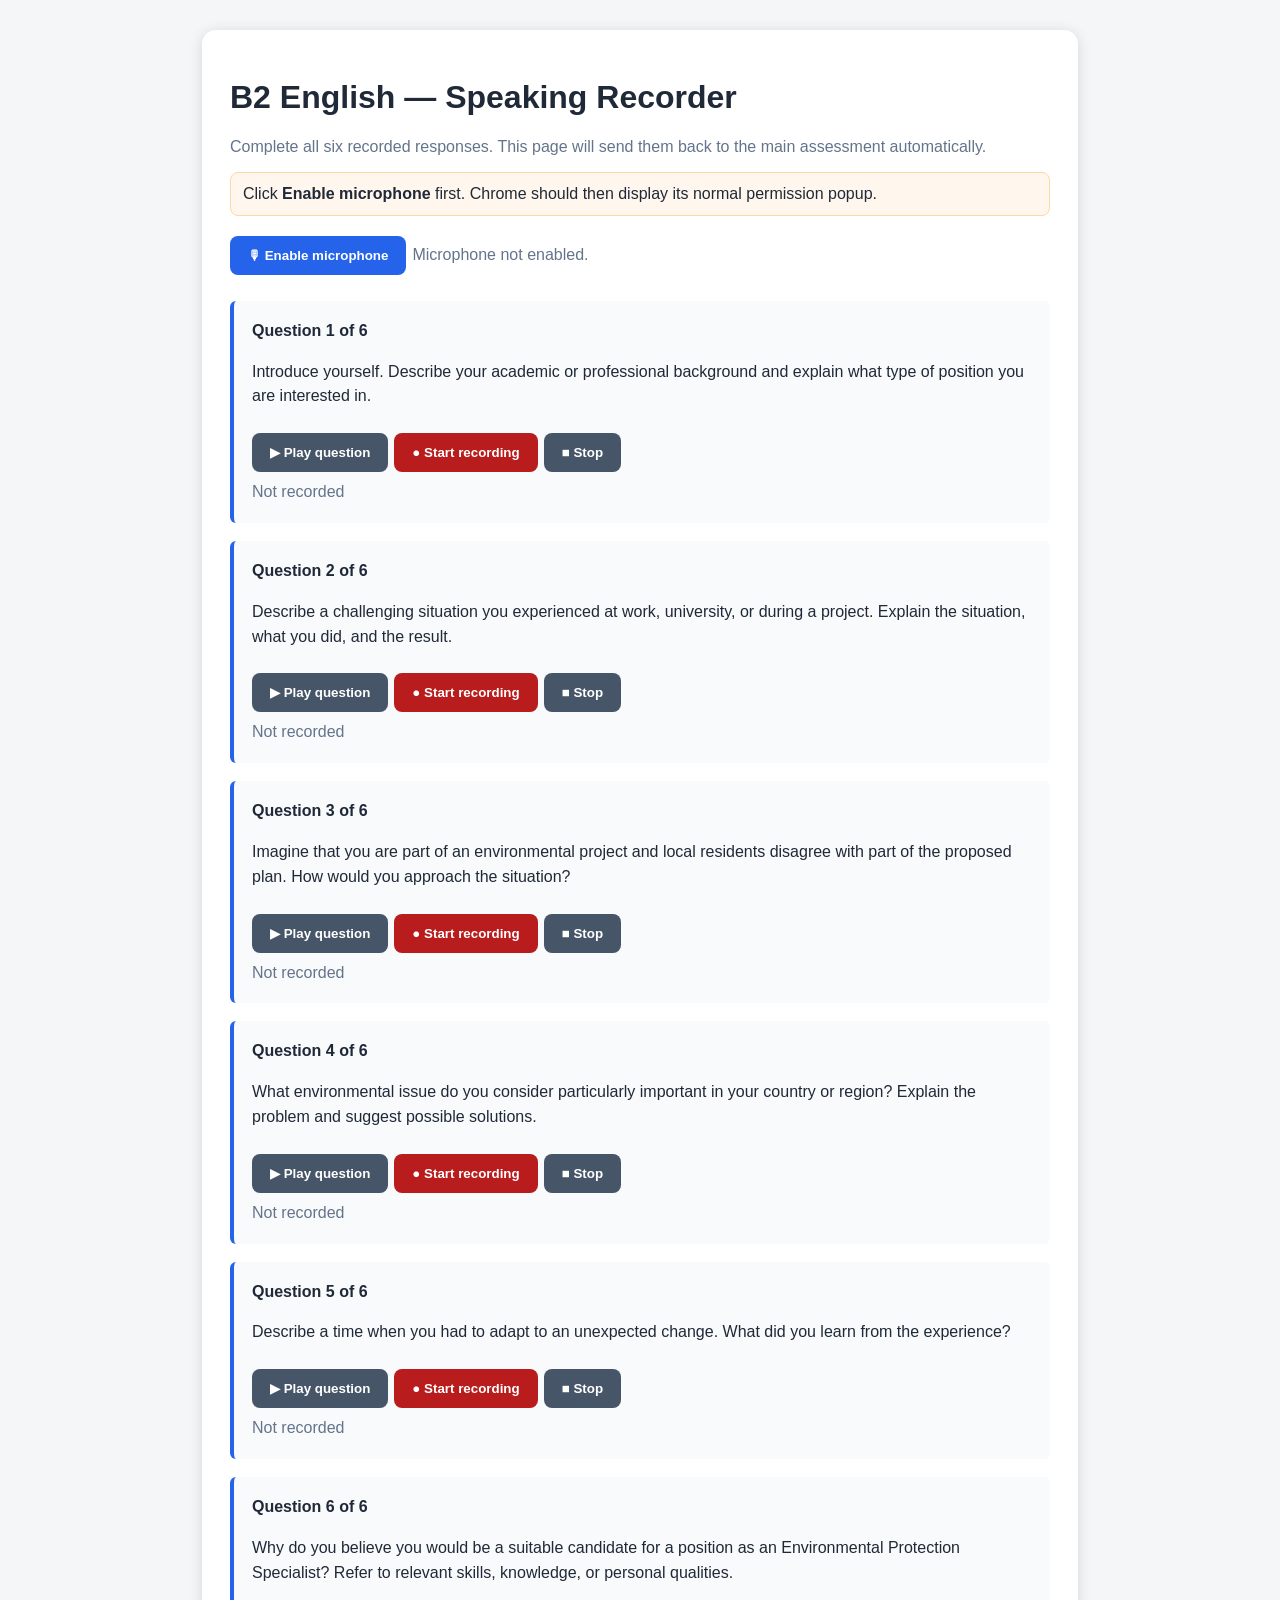
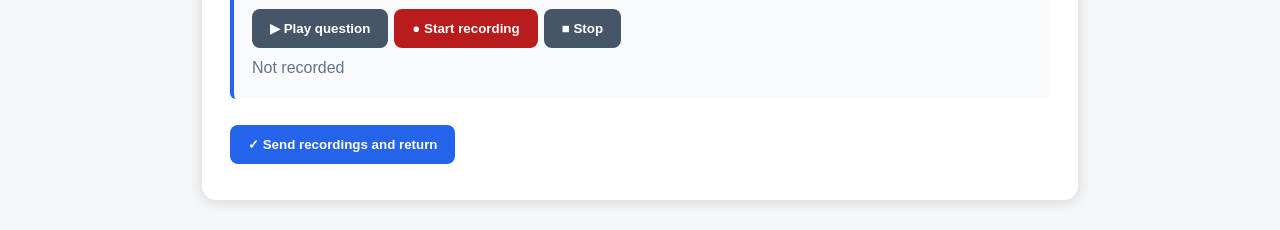
<file: index.html>
<!doctype html>
<html lang="en">
<head>
<meta charset="utf-8"><meta name="viewport" content="width=device-width,initial-scale=1">
<title>B2 Speaking Recorder</title>
<style>
body{font-family:Arial,sans-serif;background:#f4f6f8;color:#1f2937;margin:0}.wrap{max-width:820px;margin:30px auto;background:#fff;padding:28px;border-radius:14px;box-shadow:0 2px 14px #0002}
button{border:0;border-radius:8px;padding:12px 18px;margin:8px 6px 8px 0;font-weight:bold;cursor:pointer;background:#2563eb;color:#fff}.secondary{background:#475569}.record{background:#b91c1c}.status{color:#64748b}.ok{color:#15803d;font-weight:bold}.hidden{display:none}.question{background:#f8fafc;border-left:4px solid #2563eb;padding:18px;margin:18px 0;border-radius:6px;line-height:1.55}.timer{color:#b91c1c;font-weight:bold}audio{width:100%;margin-top:10px}.warning{background:#fff7ed;border:1px solid #fed7aa;padding:12px;border-radius:8px;margin:12px 0}
</style></head>
<body><div class="wrap" id="app"></div>
<script>
const questions=[
"Introduce yourself. Describe your academic or professional background and explain what type of position you are interested in.",
"Describe a challenging situation you experienced at work, university, or during a project. Explain the situation, what you did, and the result.",
"Imagine that you are part of an environmental project and local residents disagree with part of the proposed plan. How would you approach the situation?",
"What environmental issue do you consider particularly important in your country or region? Explain the problem and suggest possible solutions.",
"Describe a time when you had to adapt to an unexpected change. What did you learn from the experience?",
"Why do you believe you would be a suitable candidate for a position as an Environmental Protection Specialist? Refer to relevant skills, knowledge, or personal qualities."
];
const session=new URLSearchParams(location.search).get('session')||'';
const recordings=[]; let micStream=null, recorder=null, active=-1, chunks=[], seconds=0, timer=null;
function esc(s){return s.replace(/&/g,'&amp;').replace(/</g,'&lt;').replace(/>/g,'&gt;')}
function render(){
 let h='<h1>B2 English — Speaking Recorder</h1><p class="status">Complete all six recorded responses. This page will send them back to the main assessment automatically.</p>';
 h+='<div class="warning">Click <b>Enable microphone</b> first. Chrome should then display its normal permission popup.</div>';
 h+='<button id="enable">🎙 Enable microphone</button><span id="mic" class="status">Microphone not enabled.</span>';
 questions.forEach((q,i)=>{
  const done=!!recordings[i];
  h+='<div class="question"><b>Question '+(i+1)+' of 6</b><p>'+esc(q)+'</p>'+
  '<button class="secondary play" data-i="'+i+'">▶ Play question</button>'+
  '<button class="record start" data-i="'+i+'" '+(micStream?'':'disabled')+'>● Start recording</button>'+
  '<button class="secondary stop" data-i="'+i+'">■ Stop</button> <span class="timer" id="t'+i+'"></span>'+
  '<div id="s'+i+'" class="status">'+(done?'<span class="ok">✓ Recorded</span>':'Not recorded')+'</div>'+
  '<audio id="a'+i+'" controls '+(done?'':'class="hidden"')+'></audio></div>';
 });
 h+='<button id="finish" '+(recordings.filter(Boolean).length===6?'':'disabled')+'>✓ Send recordings and return</button>';
 document.getElementById('app').innerHTML=h;
 document.getElementById('enable').onclick=enable;
 document.querySelectorAll('.play').forEach(b=>b.onclick=()=>speak(questions[+b.dataset.i]));
 document.querySelectorAll('.start').forEach(b=>b.onclick=()=>start(+b.dataset.i));
 document.querySelectorAll('.stop').forEach(b=>b.onclick=()=>stop(+b.dataset.i));
 document.getElementById('finish').onclick=finish;
 recordings.forEach((r,i)=>{if(r){const a=document.getElementById('a'+i);a.src=r.dataUrl;a.classList.remove('hidden')}})
}
async function enable(){
 const el=document.getElementById('mic'); el.textContent='Requesting microphone access...';
 try{micStream=await navigator.mediaDevices.getUserMedia({audio:true});el.innerHTML='<span class="ok">✓ Microphone enabled.</span>';document.querySelectorAll('.start').forEach(b=>b.disabled=false)}
 catch(e){el.textContent='Microphone access was not granted: '+e.name+'. Check the browser permission and try again.'}
}
function speak(t){if(!speechSynthesis)return; speechSynthesis.cancel();const u=new SpeechSynthesisUtterance(t);u.lang='en-US';u.rate=.88;speechSynthesis.speak(u)}
function start(i){
 if(!micStream){enable();return} if(recorder&&recorder.state==='recording'){alert('Finish the current recording first.');return}
 active=i;chunks=[];seconds=0;const opts=MediaRecorder.isTypeSupported('audio/webm;codecs=opus')?{mimeType:'audio/webm;codecs=opus'}:{};
 recorder=new MediaRecorder(micStream,opts);recorder.ondataavailable=e=>{if(e.data.size)chunks.push(e.data)};
 recorder.onstop=()=>{clearInterval(timer);const blob=new Blob(chunks,{type:recorder.mimeType||'audio/webm'});const r=new FileReader();r.onloadend=()=>{recordings[i]={dataUrl:r.result,durationSeconds:seconds,mimeType:blob.type};render()};r.readAsDataURL(blob)};
 recorder.start(250);document.getElementById('s'+i).textContent='Recording...';timer=setInterval(()=>{seconds++;const x=document.getElementById('t'+i);if(x)x.textContent=String(Math.floor(seconds/60)).padStart(2,'0')+':'+String(seconds%60).padStart(2,'0')},1000)
}
function stop(i){if(recorder&&recorder.state==='recording'&&active===i)recorder.stop();else alert('No active recording for this question.')}
function finish(){
 if(recordings.filter(Boolean).length!==6){alert('Please record all six responses first.');return}
 const payload={type:'B2_SPEAKING_COMPLETE',session:session,recordings:recordings};
 if(window.opener&&!window.opener.closed){window.opener.postMessage(payload,'*');document.getElementById('app').innerHTML='<h1>✓ Recordings sent</h1><p class="ok">You may now close this window and return to the main assessment.</p>'}
 else alert('The main assessment window is not available. Do not close this page; reopen the recorder from the assessment.');
}
render();
</script></body></html>
</file>
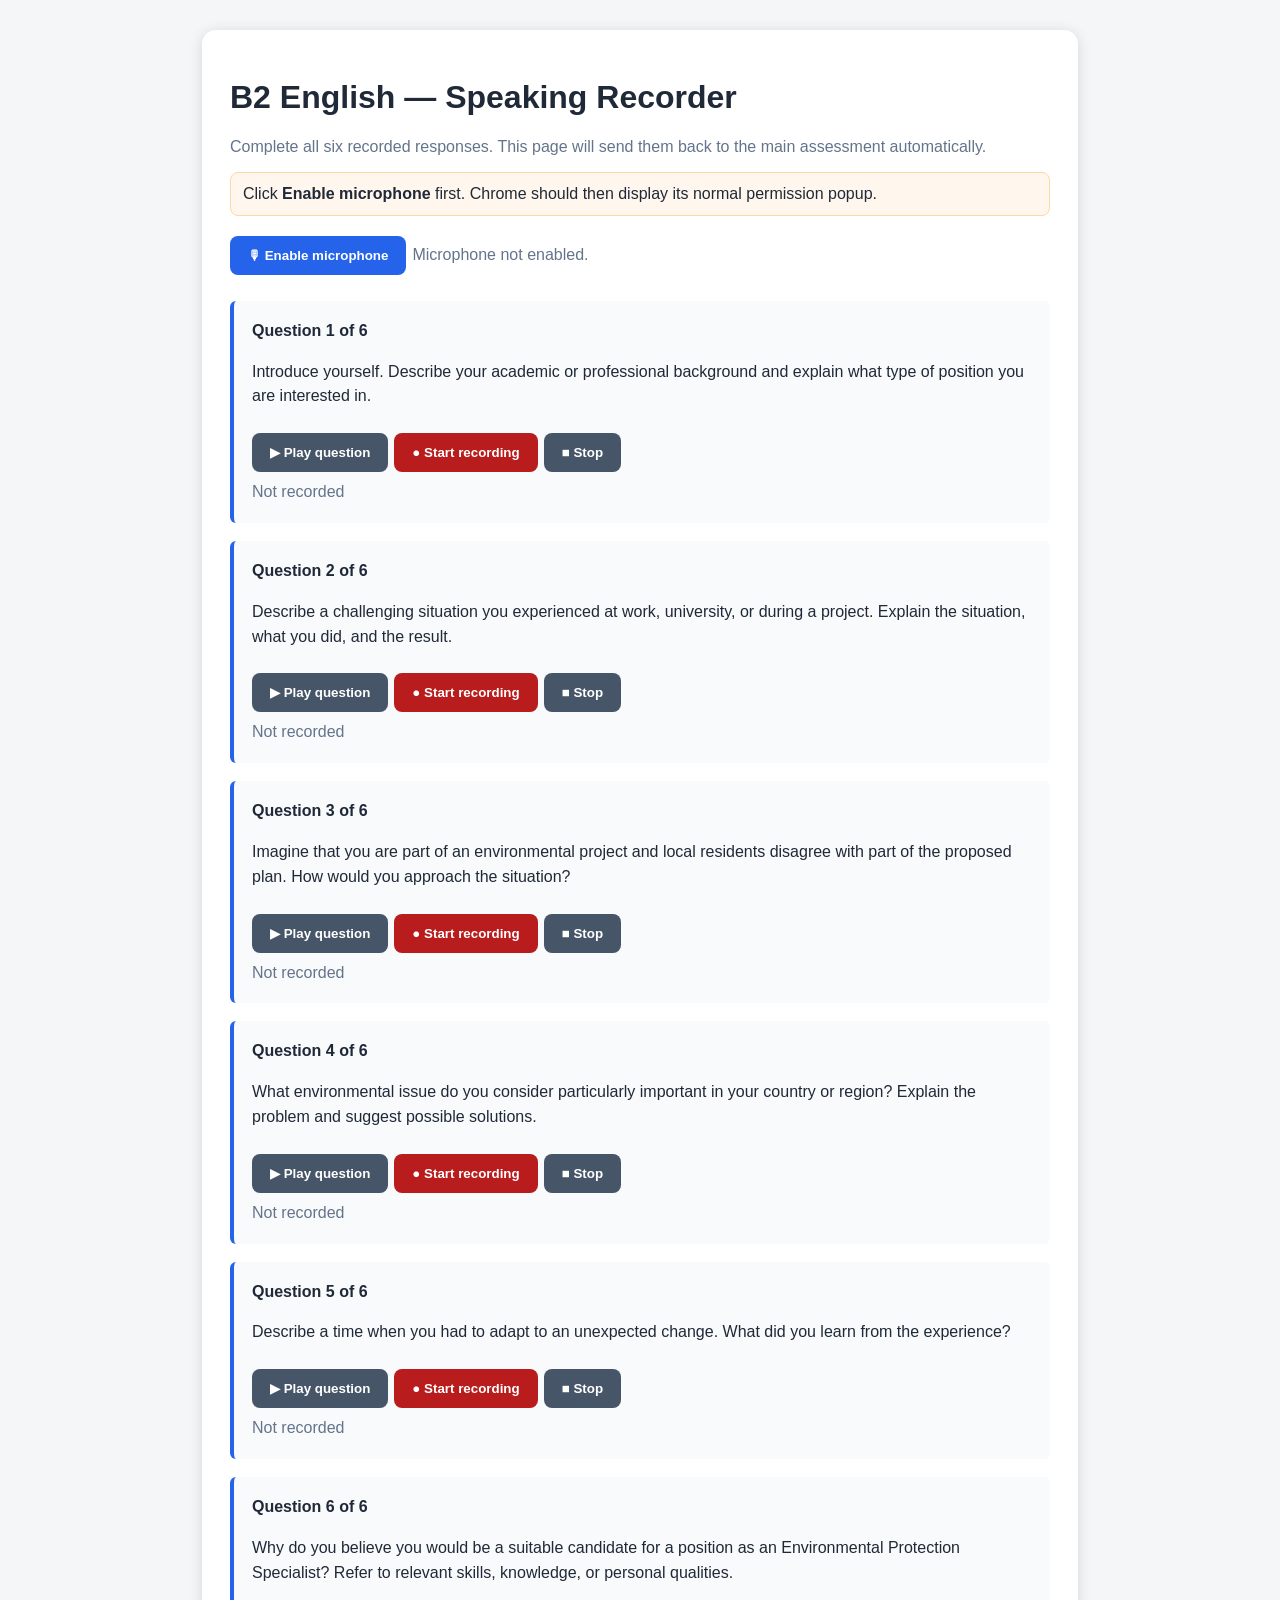
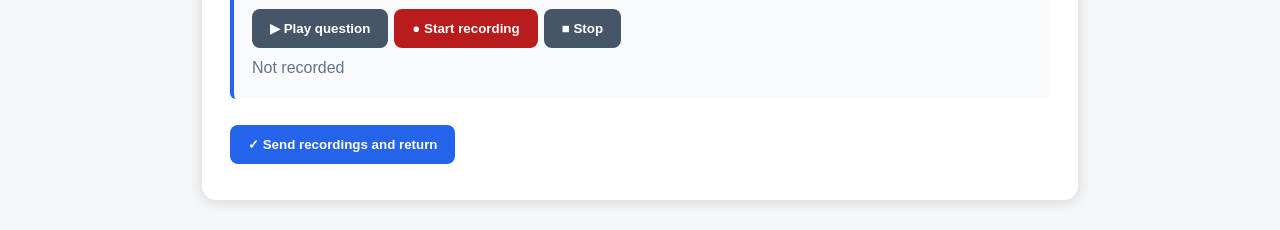
<file: recorder.html>
<!doctype html>
<html lang="en">
<head>
<meta charset="utf-8"><meta name="viewport" content="width=device-width,initial-scale=1">
<title>B2 Speaking Recorder</title>
<style>
body{font-family:Arial,sans-serif;background:#f4f6f8;color:#1f2937;margin:0}.wrap{max-width:820px;margin:30px auto;background:#fff;padding:28px;border-radius:14px;box-shadow:0 2px 14px #0002}
button{border:0;border-radius:8px;padding:12px 18px;margin:8px 6px 8px 0;font-weight:bold;cursor:pointer;background:#2563eb;color:#fff}.secondary{background:#475569}.record{background:#b91c1c}.status{color:#64748b}.ok{color:#15803d;font-weight:bold}.hidden{display:none}.question{background:#f8fafc;border-left:4px solid #2563eb;padding:18px;margin:18px 0;border-radius:6px;line-height:1.55}.timer{color:#b91c1c;font-weight:bold}audio{width:100%;margin-top:10px}.warning{background:#fff7ed;border:1px solid #fed7aa;padding:12px;border-radius:8px;margin:12px 0}
</style></head>
<body><div class="wrap" id="app"></div>
<script>
const questions=[
"Introduce yourself. Describe your academic or professional background and explain what type of position you are interested in.",
"Describe a challenging situation you experienced at work, university, or during a project. Explain the situation, what you did, and the result.",
"Imagine that you are part of an environmental project and local residents disagree with part of the proposed plan. How would you approach the situation?",
"What environmental issue do you consider particularly important in your country or region? Explain the problem and suggest possible solutions.",
"Describe a time when you had to adapt to an unexpected change. What did you learn from the experience?",
"Why do you believe you would be a suitable candidate for a position as an Environmental Protection Specialist? Refer to relevant skills, knowledge, or personal qualities."
];
const session=new URLSearchParams(location.search).get('session')||'';
const recordings=[]; let micStream=null, recorder=null, active=-1, chunks=[], seconds=0, timer=null;
function esc(s){return s.replace(/&/g,'&amp;').replace(/</g,'&lt;').replace(/>/g,'&gt;')}
function render(){
 let h='<h1>B2 English — Speaking Recorder</h1><p class="status">Complete all six recorded responses. This page will send them back to the main assessment automatically.</p>';
 h+='<div class="warning">Click <b>Enable microphone</b> first. Chrome should then display its normal permission popup.</div>';
 h+='<button id="enable">🎙 Enable microphone</button><span id="mic" class="status">Microphone not enabled.</span>';
 questions.forEach((q,i)=>{
  const done=!!recordings[i];
  h+='<div class="question"><b>Question '+(i+1)+' of 6</b><p>'+esc(q)+'</p>'+
  '<button class="secondary play" data-i="'+i+'">▶ Play question</button>'+
  '<button class="record start" data-i="'+i+'" '+(micStream?'':'disabled')+'>● Start recording</button>'+
  '<button class="secondary stop" data-i="'+i+'">■ Stop</button> <span class="timer" id="t'+i+'"></span>'+
  '<div id="s'+i+'" class="status">'+(done?'<span class="ok">✓ Recorded</span>':'Not recorded')+'</div>'+
  '<audio id="a'+i+'" controls '+(done?'':'class="hidden"')+'></audio></div>';
 });
 h+='<button id="finish" '+(recordings.filter(Boolean).length===6?'':'disabled')+'>✓ Send recordings and return</button>';
 document.getElementById('app').innerHTML=h;
 document.getElementById('enable').onclick=enable;
 document.querySelectorAll('.play').forEach(b=>b.onclick=()=>speak(questions[+b.dataset.i]));
 document.querySelectorAll('.start').forEach(b=>b.onclick=()=>start(+b.dataset.i));
 document.querySelectorAll('.stop').forEach(b=>b.onclick=()=>stop(+b.dataset.i));
 document.getElementById('finish').onclick=finish;
 recordings.forEach((r,i)=>{if(r){const a=document.getElementById('a'+i);a.src=r.dataUrl;a.classList.remove('hidden')}})
}
async function enable(){
 const el=document.getElementById('mic'); el.textContent='Requesting microphone access...';
 try{micStream=await navigator.mediaDevices.getUserMedia({audio:true});el.innerHTML='<span class="ok">✓ Microphone enabled.</span>';document.querySelectorAll('.start').forEach(b=>b.disabled=false)}
 catch(e){el.textContent='Microphone access was not granted: '+e.name+'. Check the browser permission and try again.'}
}
function speak(t){if(!speechSynthesis)return; speechSynthesis.cancel();const u=new SpeechSynthesisUtterance(t);u.lang='en-US';u.rate=.88;speechSynthesis.speak(u)}
function start(i){
 if(!micStream){enable();return} if(recorder&&recorder.state==='recording'){alert('Finish the current recording first.');return}
 active=i;chunks=[];seconds=0;const opts=MediaRecorder.isTypeSupported('audio/webm;codecs=opus')?{mimeType:'audio/webm;codecs=opus'}:{};
 recorder=new MediaRecorder(micStream,opts);recorder.ondataavailable=e=>{if(e.data.size)chunks.push(e.data)};
 recorder.onstop=()=>{clearInterval(timer);const blob=new Blob(chunks,{type:recorder.mimeType||'audio/webm'});const r=new FileReader();r.onloadend=()=>{recordings[i]={dataUrl:r.result,durationSeconds:seconds,mimeType:blob.type};render()};r.readAsDataURL(blob)};
 recorder.start(250);document.getElementById('s'+i).textContent='Recording...';timer=setInterval(()=>{seconds++;const x=document.getElementById('t'+i);if(x)x.textContent=String(Math.floor(seconds/60)).padStart(2,'0')+':'+String(seconds%60).padStart(2,'0')},1000)
}
function stop(i){if(recorder&&recorder.state==='recording'&&active===i)recorder.stop();else alert('No active recording for this question.')}
function finish(){
 if(recordings.filter(Boolean).length!==6){alert('Please record all six responses first.');return}
 const payload={type:'B2_SPEAKING_COMPLETE',session:session,recordings:recordings};
 if(window.opener&&!window.opener.closed){window.opener.postMessage(payload,'*');document.getElementById('app').innerHTML='<h1>✓ Recordings sent</h1><p class="ok">You may now close this window and return to the main assessment.</p>'}
 else alert('The main assessment window is not available. Do not close this page; reopen the recorder from the assessment.');
}
render();
</script></body></html>
</file>
